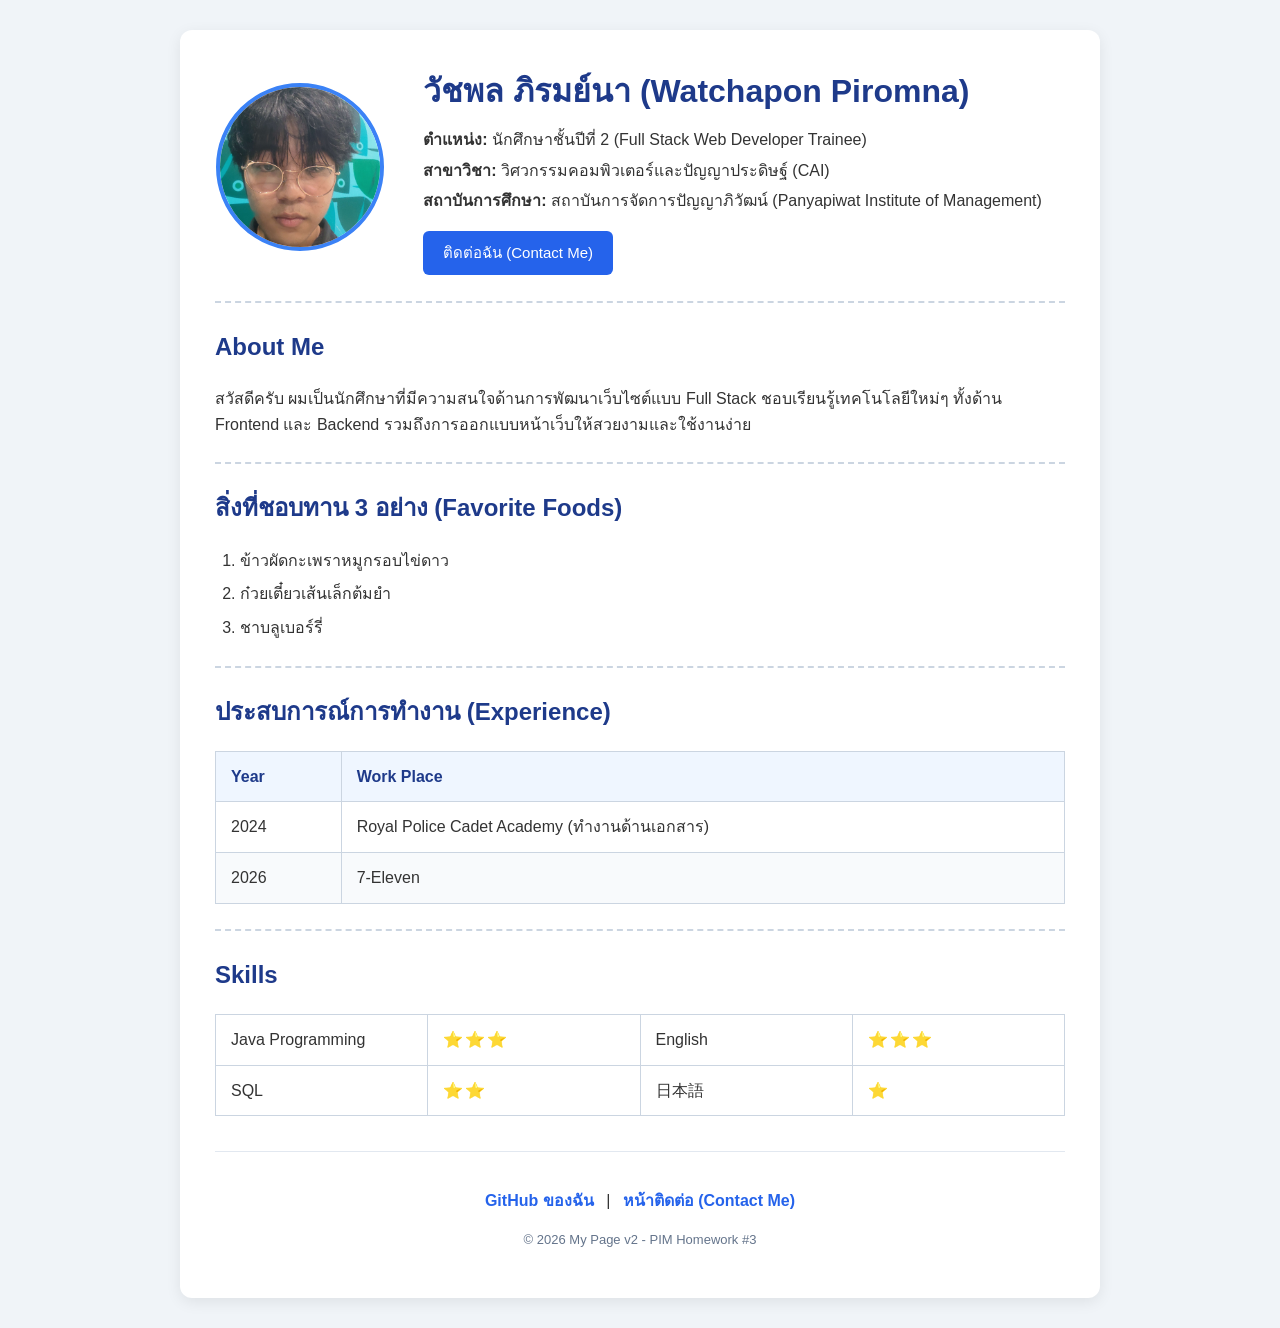
<file: index.html>
<!DOCTYPE html>
<html lang="th">
<head>
  <meta charset="UTF-8">
  <meta name="viewport" content="width=device-width, initial-scale=1.0">
  <title>My Page v2 - Profile</title>
  <link rel="stylesheet" href="css/styles.css">
</head>
<body>

  <div class="container">
    <!-- ส่วนหัว: รูป Profile วงกลม และข้อมูลส่วนตัว จัด Layout ด้วย Table -->
    <table class="profile-table">
      <tr>
        <td>
          <!-- เปลี่ยน src เป็นไฟล์รูปของคุณ หรือใช้ URL รูปภาพ -->
          <img src="O.jpg" alt="Profile Picture" class="profile-img">
        </td>
        <td class="profile-info">
          <h1>วัชพล ภิรมย์นา (Watchapon Piromna)</h1>
          <p><strong>ตำแหน่ง:</strong> นักศึกษาชั้นปีที่ 2 (Full Stack Web Developer Trainee)</p>
          <p><strong>สาขาวิชา:</strong> วิศวกรรมคอมพิวเตอร์และปัญญาประดิษฐ์ (CAI)</p>
          <p><strong>สถาบันการศึกษา:</strong> สถาบันการจัดการปัญญาภิวัฒน์ (Panyapiwat Institute of Management)</p>
          <!-- ปุ่มเข้าสู่หน้าการติดต่อ -->
          <a href="contact.html" class="btn">ติดต่อฉัน (Contact Me)</a>
        </td>
      </tr>
    </table>

    <hr>

    <!-- ส่วน About Me -->
    <section>
      <h2>About Me</h2>
      <p>
        สวัสดีครับ ผมเป็นนักศึกษาที่มีความสนใจด้านการพัฒนาเว็บไซต์แบบ Full Stack 
        ชอบเรียนรู้เทคโนโลยีใหม่ๆ ทั้งด้าน Frontend และ Backend รวมถึงการออกแบบหน้าเว็บให้สวยงามและใช้งานง่าย
      </p>
    </section>

    <hr>

    <!-- สิ่งที่ชอบทาน 3 อย่าง (ใช้ ul หรือ ol) -->
    <section>
      <h2>สิ่งที่ชอบทาน 3 อย่าง (Favorite Foods)</h2>
      <ol class="fav-list">
        <li>ข้าวผัดกะเพราหมูกรอบไข่ดาว</li>
        <li>ก๋วยเตี๋ยวเส้นเล็กต้มยำ</li>
        <li>ชาบลูเบอร์รี่</li>
      </ol>
    </section>

    <hr>

    <!-- ประสบการณ์การทำงาน (Experience) -->
    <section>
      <h2>ประสบการณ์การทำงาน (Experience)</h2>
      <table class="data-table">
        <thead>
          <tr>
            <th>Year</th>
            <th>Work Place</th>
          </tr>
        </thead>
        <tbody>    
          <tr>
            <td>2024</td>
            <td>Royal Police Cadet Academy (ทำงานด้านเอกสาร)</td>
          </tr>      
          <tr>
            <td>2026</td>
            <td>7-Eleven</td>
          </tr>
        </tbody>
      </table>
    </section>

    <hr>

    <!-- ส่วนของ Skills และระดับพลัง (Table 4 Columns) -->
    <section>
      <h2>Skills</h2>
      <table class="skills-table">
        <tr>
          <td>Java Programming</td>
          <td class="stars">⭐⭐⭐</td>
          <td>English</td>
          <td class="stars">⭐⭐⭐</td>
        </tr>
        <tr>
          <td>SQL</td>
          <td class="stars">⭐⭐</td>
          <td>日本語</td>
          <td class="stars">⭐</td>
        </tr>
      </table>
    </section>

    <!-- ส่วน Footer ใส่ลิงก์ GitHub และ contact.html -->
    <footer>
      <p>
        <a href="https://github.com/" target="_blank">GitHub ของฉัน</a> | 
        <a href="contact.html">หน้าติดต่อ (Contact Me)</a>
      </p>
      <p class="copyright">&copy; 2026 My Page v2 - PIM Homework #3</p>
    </footer>
  </div>

</body>
</html>
</file>
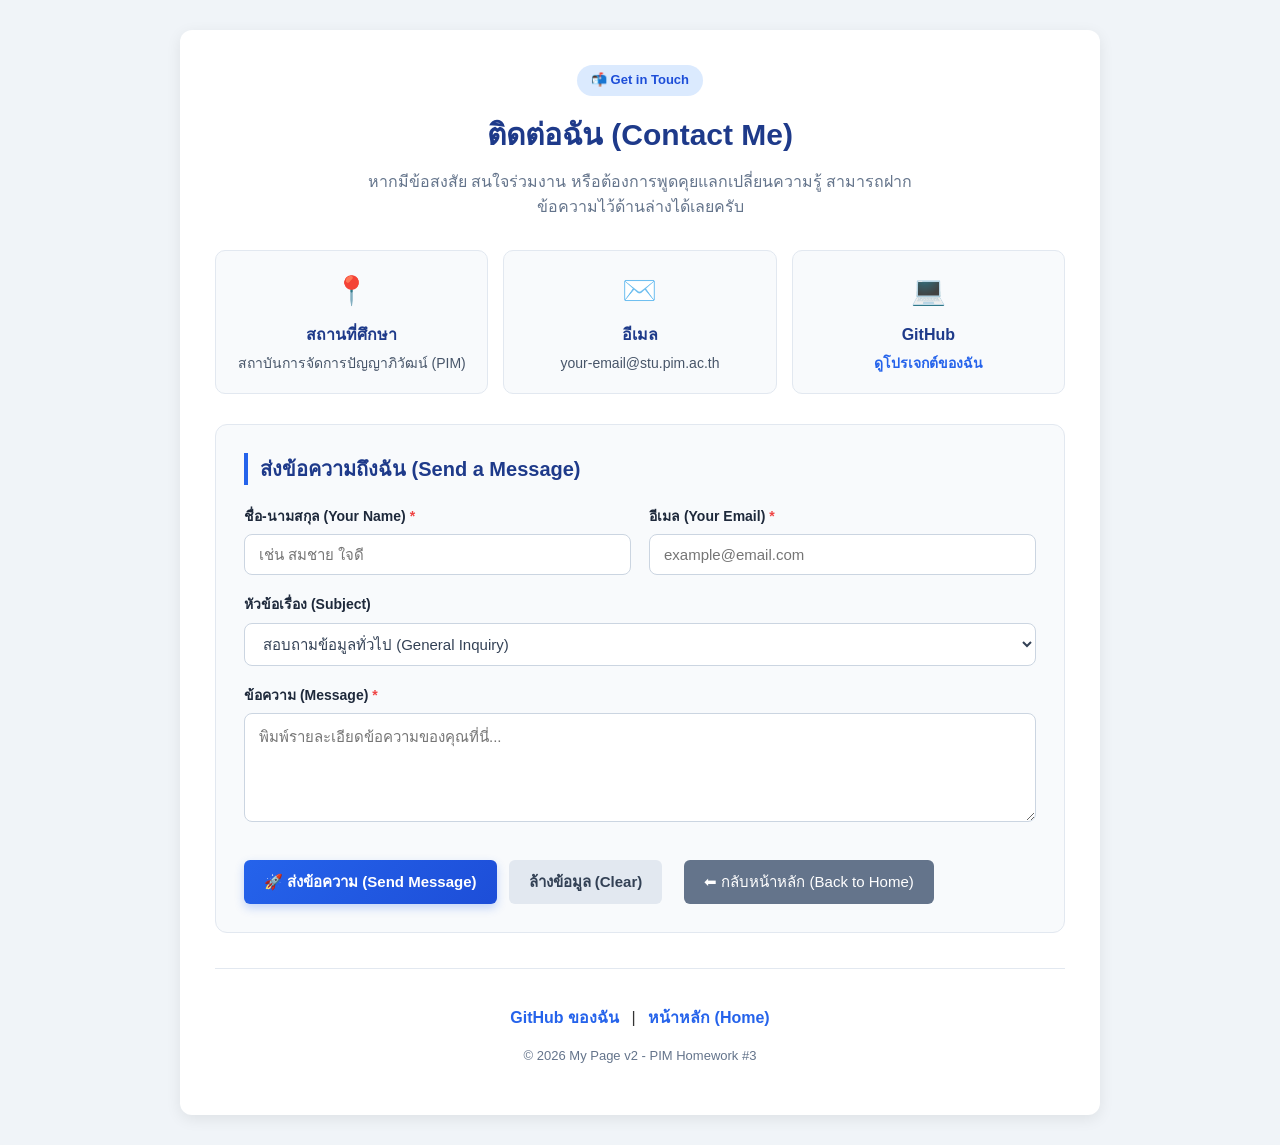
<file: contact.html>
<!DOCTYPE html>
<html lang="th">
<head>
  <meta charset="UTF-8">
  <meta name="viewport" content="width=device-width, initial-scale=1.0">
  <title>Contact Me - My Page v2</title>
  <!-- เชื่อมต่อไฟล์ styles.css ร่วมกับหน้า index.html -->
  <link rel="stylesheet" href="css/styles.css">
</head>
<body>

  <div class="container contact-container">
    <!-- ส่วนหัวของหน้า Contact -->
    <div class="contact-header">
      <span class="contact-badge">📬 Get in Touch</span>
      <h1>ติดต่อฉัน (Contact Me)</h1>
      <p>หากมีข้อสงสัย สนใจร่วมงาน หรือต้องการพูดคุยแลกเปลี่ยนความรู้ สามารถฝากข้อความไว้ด้านล่างได้เลยครับ</p>
    </div>

    <!-- กล่องข้อมูลการติดต่อย่อย (3 คอลัมน์) -->
    <div class="contact-info-grid">
      <div class="info-card">
        <div class="info-icon">📍</div>
        <h3>สถานที่ศึกษา</h3>
        <p>สถาบันการจัดการปัญญาภิวัฒน์ (PIM)</p>
      </div>
      <div class="info-card">
        <div class="info-icon">✉️</div>
        <h3>อีเมล</h3>
        <p>your-email@stu.pim.ac.th</p>
      </div>
      <div class="info-card">
        <div class="info-icon">💻</div>
        <h3>GitHub</h3>
        <p><a href="https://github.com/" target="_blank">ดูโปรเจกต์ของฉัน</a></p>
      </div>
    </div>

    <!-- ส่วนฟอร์มการติดต่อ -->
    <div class="form-wrapper">
      <h2>ส่งข้อความถึงฉัน (Send a Message)</h2>
      <form action="mailto:your-email@stu.pim.ac.th" method="post" enctype="text/plain" class="contact-form">
        
        <div class="form-row">
          <div class="form-group">
            <label for="name">ชื่อ-นามสกุล (Your Name) <span class="required">*</span></label>
            <input type="text" id="name" name="Name" placeholder="เช่น สมชาย ใจดี" required>
          </div>

          <div class="form-group">
            <label for="email">อีเมล (Your Email) <span class="required">*</span></label>
            <input type="email" id="email" name="Email" placeholder="example@email.com" required>
          </div>
        </div>

        <div class="form-group">
          <label for="subject">หัวข้อเรื่อง (Subject)</label>
          <select id="subject" name="Subject">
            <option value="General Inquiry">สอบถามข้อมูลทั่วไป (General Inquiry)</option>
            <option value="Project Collaboration">ชวนทำโปรเจกต์ / ร่วมงาน (Collaboration)</option>
            <option value="Internship">ติดต่อเรื่องฝึกงาน (Internship)</option>
            <option value="Other">อื่นๆ (Other)</option>
          </select>
        </div>

        <div class="form-group">
          <label for="message">ข้อความ (Message) <span class="required">*</span></label>
          <textarea id="message" name="Message" rows="5" placeholder="พิมพ์รายละเอียดข้อความของคุณที่นี่..." required></textarea>
        </div>

        <!-- ปุ่มกดส่งและปุ่มล้างข้อมูล/กลับหน้าแรก -->
        <div class="form-actions">
          <button type="submit" class="btn btn-submit">🚀 ส่งข้อความ (Send Message)</button>
          <button type="reset" class="btn btn-reset">ล้างข้อมูล (Clear)</button>
          <a href="index.html" class="btn btn-secondary">⬅ กลับหน้าหลัก (Back to Home)</a>
        </div>

      </form>
    </div>

    <!-- ส่วน Footer -->
    <footer>
      <p>
        <a href="https://github.com/" target="_blank">GitHub ของฉัน</a> | 
        <a href="index.html">หน้าหลัก (Home)</a>
      </p>
      <p class="copyright">&copy; 2026 My Page v2 - PIM Homework #3</p>
    </footer>
  </div>

</body>
</html>
</file>
<file: css/styles.css>
/* ตั้งค่าพื้นฐานของหน้าเว็บ */
body {
  font-family: 'Segoe UI', Tahoma, Geneva, Verdana, sans-serif;
  background-color: #f0f4f8;
  color: #333333;
  margin: 0;
  padding: 30px 15px;
  line-height: 1.6;
}

/* กล่องเนื้อหาหลัก */
.container {
  max-width: 850px;
  margin: 0 auto;
  background-color: #ffffff;
  padding: 35px;
  border-radius: 12px;
  box-shadow: 0 4px 15px rgba(0, 0, 0, 0.08);
}

h1, h2 {
  color: #1e3a8a;
}

hr {
  border: none;
  border-top: 2px dashed #cbd5e1;
  margin: 25px 0;
}

/* การจัดตารางโปรไฟล์ และเฉลย Challenge: ทำให้รูปกับ Text ห่างกัน */
.profile-table {
  width: 100%;
  border-collapse: collapse;
}

/* ทำรูปโปรไฟล์ให้เป็นวงกลม และเว้นระยะห่างจากข้อความด้วย margin-right */
.profile-img {
  width: 160px;
  height: 160px;
  border-radius: 50%;
  object-fit: cover;
  border: 4px solid #3b82f6;
  margin-right: 30px; /* ทำให้รูปกับ Text ห่างกัน */
}

.profile-info h1 {
  margin-top: 0;
  margin-bottom: 10px;
}

.profile-info p {
  margin: 5px 0;
}

/* ปุ่มกด (Button) */
.btn {
  display: inline-block;
  margin-top: 12px;
  padding: 10px 20px;
  background-color: #2563eb;
  color: #ffffff;
  text-decoration: none;
  border: none;
  border-radius: 6px;
  font-size: 15px;
  cursor: pointer;
  transition: background-color 0.2s;
}

.btn:hover {
  background-color: #1d4ed8;
}

.btn-secondary {
  background-color: #64748b;
  margin-left: 10px;
}

.btn-secondary:hover {
  background-color: #475569;
}

/* รายการอาหารที่ชอบ */
.fav-list {
  padding-left: 25px;
}

.fav-list li {
  margin-bottom: 8px;
}

/* ตารางประสบการณ์การทำงาน */
.data-table {
  width: 100%;
  border-collapse: collapse;
  margin-top: 10px;
}

.data-table th,
.data-table td {
  border: 1px solid #cbd5e1;
  padding: 12px 15px;
  text-align: left;
}

.data-table th {
  background-color: #eff6ff;
  color: #1e3a8a;
}

.data-table tr:nth-child(even) {
  background-color: #f8fafc;
}

/* ตาราง Skills 4 คอลัมน์ */
.skills-table {
  width: 100%;
  border-collapse: collapse;
  border: 1px solid #cbd5e1;
}

.skills-table td {
  border: 1px solid #cbd5e1;
  padding: 12px 15px;
  width: 25%; /* แบ่ง 4 คอลัมน์เท่าๆ กัน */
}

.stars {
  letter-spacing: 2px;
}

/* ฟอร์มหน้า Contact */
.contact-form {
  margin-top: 20px;
}

.form-group {
  margin-bottom: 18px;
}

.form-group label {
  display: block;
  font-weight: bold;
  margin-bottom: 6px;
}

.form-group input,
.form-group textarea {
  width: 100%;
  padding: 10px;
  border: 1px solid #cbd5e1;
  border-radius: 6px;
  font-size: 15px;
  box-sizing: border-box;
}

/* ส่วน Footer */
footer {
  margin-top: 35px;
  padding-top: 20px;
  border-top: 1px solid #e2e8f0;
  text-align: center;
}

footer a {
  color: #2563eb;
  text-decoration: none;
  font-weight: bold;
  margin: 0 8px;
}

footer a:hover {
  text-decoration: underline;
}

.copyright {
  font-size: 13px;
  color: #64748b;
  margin-top: 8px;
}

/* =========================================
   ส่วนตกแต่งหน้า Contact (contact.html) เพิ่มเติม
   ========================================= */

/* ส่วนหัวหน้า Contact */
.contact-header {
  text-align: center;
  margin-bottom: 30px;
}

.contact-badge {
  display: inline-block;
  background-color: #dbeafe;
  color: #1d4ed8;
  font-size: 13px;
  font-weight: bold;
  padding: 5px 14px;
  border-radius: 20px;
  margin-bottom: 10px;
}

.contact-header h1 {
  margin: 5px 0 10px;
  font-size: 30px;
}

.contact-header p {
  color: #64748b;
  max-width: 600px;
  margin: 0 auto;
}

/* การ์ดแสดงข้อมูลติดต่อ 3 ช่อง */
.contact-info-grid {
  display: flex;
  gap: 15px;
  margin-bottom: 30px;
  flex-wrap: wrap;
}

.info-card {
  flex: 1 1 220px;
  background-color: #f8fafc;
  border: 1px solid #e2e8f0;
  border-radius: 10px;
  padding: 18px 15px;
  text-align: center;
  transition: transform 0.2s, box-shadow 0.2s;
}

.info-card:hover {
  transform: translateY(-4px);
  box-shadow: 0 6px 15px rgba(37, 99, 235, 0.1);
  border-color: #bfdbfe;
}

.info-icon {
  font-size: 28px;
  margin-bottom: 8px;
}

.info-card h3 {
  margin: 0 0 5px;
  font-size: 16px;
  color: #1e3a8a;
}

.info-card p {
  margin: 0;
  font-size: 14px;
  color: #475569;
}

.info-card a {
  color: #2563eb;
  text-decoration: none;
  font-weight: 600;
}

.info-card a:hover {
  text-decoration: underline;
}

/* กรอบรอบฟอร์มติดต่อ */
.form-wrapper {
  background-color: #f8fafc;
  border: 1px solid #e2e8f0;
  border-radius: 12px;
  padding: 28px;
}

.form-wrapper h2 {
  margin-top: 0;
  margin-bottom: 20px;
  font-size: 20px;
  border-left: 4px solid #2563eb;
  padding-left: 12px;
}

/* จัดช่องกรอกชื่อและอีเมลให้อยู่บรรทัดเดียวกัน */
.form-row {
  display: flex;
  gap: 18px;
  flex-wrap: wrap;
}

.form-row .form-group {
  flex: 1 1 250px;
}

.form-group {
  margin-bottom: 18px;
}

.form-group label {
  display: block;
  font-weight: 600;
  margin-bottom: 7px;
  color: #1e293b;
  font-size: 14px;
}

.required {
  color: #ef4444;
}

/* ตกแต่งช่อง Input, Select และ Textarea */
.form-group input,
.form-group select,
.form-group textarea {
  width: 100%;
  padding: 11px 14px;
  border: 1px solid #cbd5e1;
  border-radius: 8px;
  font-size: 15px;
  font-family: inherit;
  background-color: #ffffff;
  color: #334155;
  box-sizing: border-box;
  transition: border-color 0.2s, box-shadow 0.2s;
}

/* เอฟเฟกต์ขอบเรืองแสงสีฟ้าเมื่อคลิกพิมพ์ */
.form-group input:focus,
.form-group select:focus,
.form-group textarea:focus {
  outline: none;
  border-color: #3b82f6;
  box-shadow: 0 0 0 3px rgba(59, 130, 246, 0.2);
}

/* จัดกลุ่มปุ่มกดด้านล่างฟอร์ม */
.form-actions {
  display: flex;
  gap: 12px;
  flex-wrap: wrap;
  margin-top: 10px;
}

.btn-submit {
  background: linear-gradient(135deg, #2563eb, #1d4ed8);
  font-weight: 600;
  box-shadow: 0 4px 10px rgba(37, 99, 235, 0.25);
}

.btn-submit:hover {
  background: linear-gradient(135deg, #1d4ed8, #1e40af);
  transform: translateY(-1px);
}

.btn-reset {
  background-color: #e2e8f0;
  color: #334155;
  font-weight: 600;
}

.btn-reset:hover {
  background-color: #cbd5e1;
}
</file>
